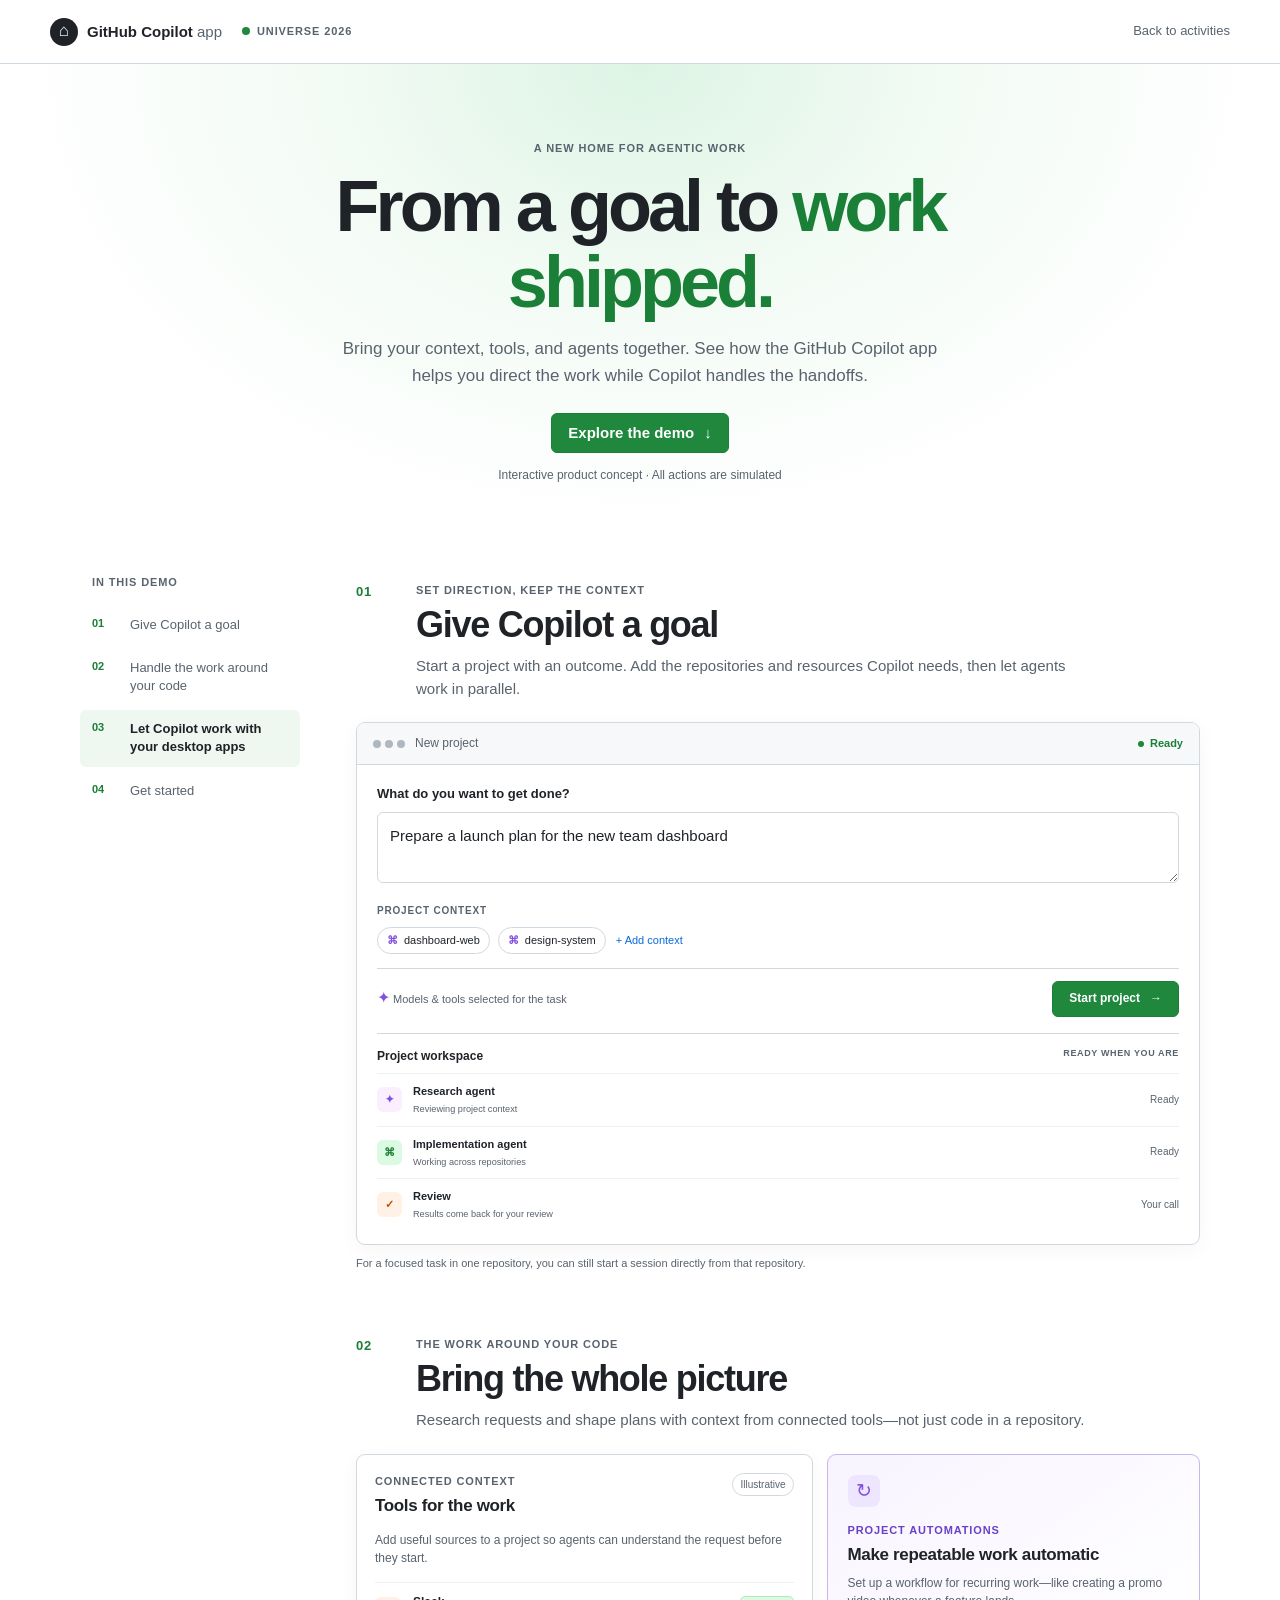
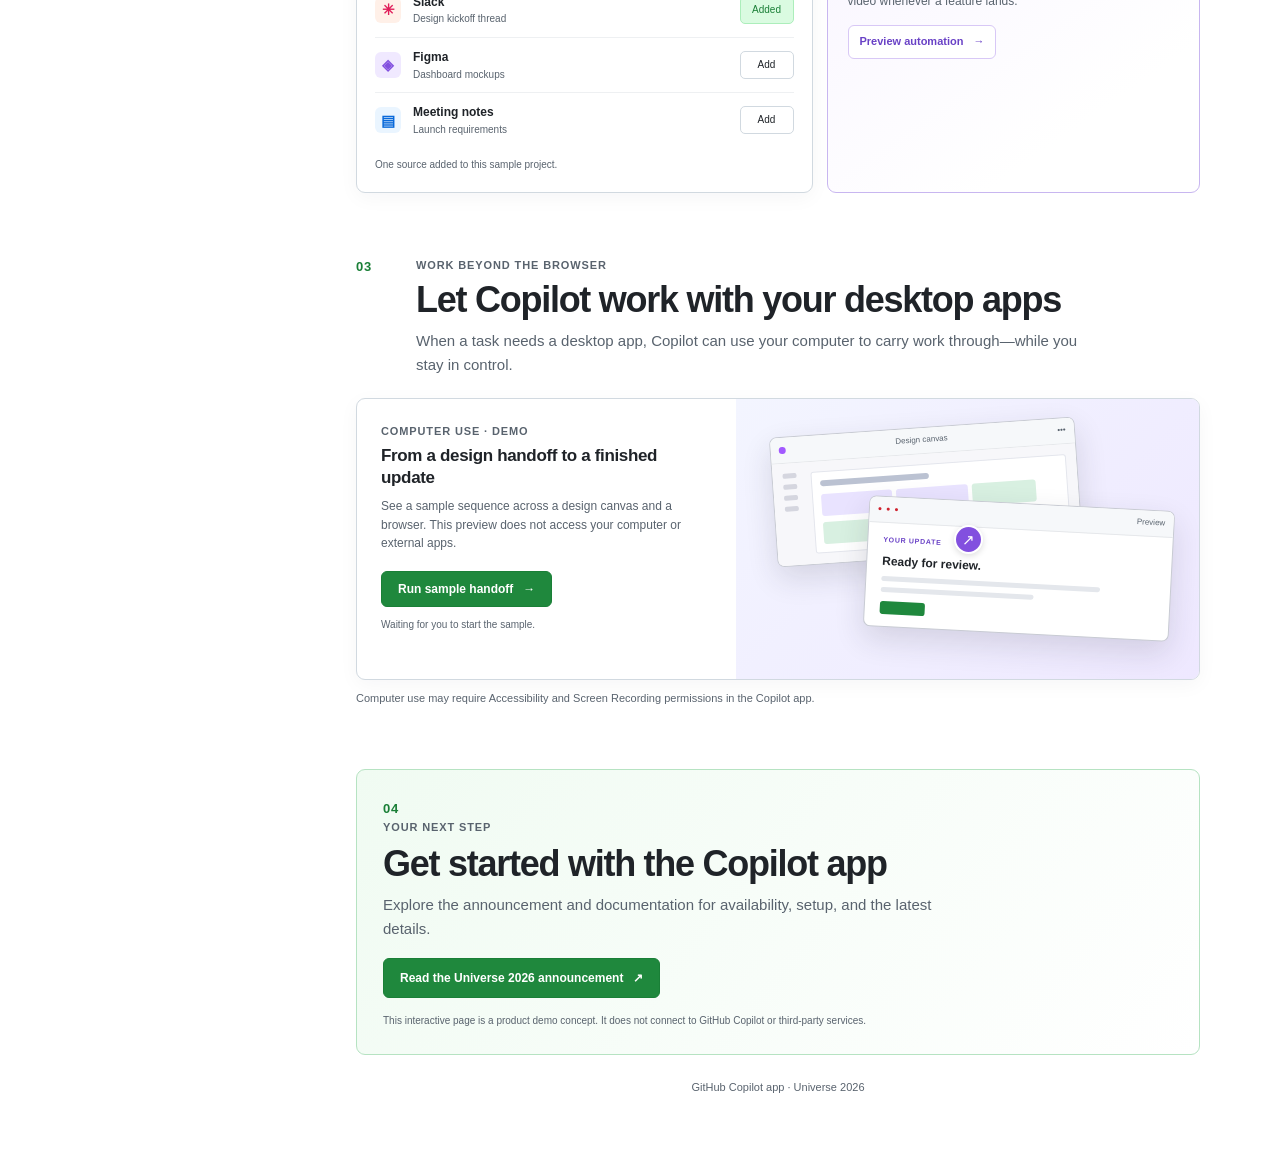
<file: src/static/copilot-demo.html>
<!DOCTYPE html>
<html lang="en">
  <head>
    <meta charset="UTF-8" />
    <meta name="viewport" content="width=device-width, initial-scale=1.0" />
    <meta
      name="description"
      content="Explore the GitHub Copilot app features announced at Universe 2026."
    />
    <title>GitHub Copilot app — Universe 2026</title>
    <link rel="stylesheet" href="copilot-demo.css" />
  </head>
  <body>
    <header class="topbar">
      <a class="brand" href="index.html" aria-label="Mergington High School home">
        <span class="brand-mark" aria-hidden="true">⌂</span>
        <span>GitHub Copilot <span class="brand-muted">app</span></span>
      </a>
      <span class="event-label"><span class="live-dot"></span> UNIVERSE 2026</span>
      <a class="back-link" href="index.html">Back to activities</a>
    </header>

    <main>
      <section class="hero" aria-labelledby="hero-title">
        <p class="eyebrow">A new home for agentic work</p>
        <h1 id="hero-title">From a goal to <span>work shipped.</span></h1>
        <p class="hero-copy">
          Bring your context, tools, and agents together. See how the GitHub Copilot app
          helps you direct the work while Copilot handles the handoffs.
        </p>
        <a class="primary-link" href="#goal">Explore the demo <span aria-hidden="true">↓</span></a>
        <p class="demo-note">Interactive product concept · All actions are simulated</p>
      </section>

      <div class="demo-layout">
        <nav class="step-nav" aria-label="Demo sections">
          <p class="nav-label">IN THIS DEMO</p>
          <a href="#goal" class="step-link is-active" aria-current="step">
            <span class="step-number">01</span><span>Give Copilot a goal</span>
          </a>
          <a href="#context" class="step-link">
            <span class="step-number">02</span><span>Handle the work around your code</span>
          </a>
          <a href="#desktop" class="step-link">
            <span class="step-number">03</span><span>Let Copilot work with your desktop apps</span>
          </a>
          <a href="#get-started" class="step-link">
            <span class="step-number">04</span><span>Get started</span>
          </a>
        </nav>

        <div class="demo-content">
          <section id="goal" class="demo-section" aria-labelledby="goal-title">
            <div class="section-heading">
              <span class="section-number">01</span>
              <div>
                <p class="eyebrow">Set direction, keep the context</p>
                <h2 id="goal-title">Give Copilot a goal</h2>
                <p>Start a project with an outcome. Add the repositories and resources Copilot needs, then let agents work in parallel.</p>
              </div>
            </div>

            <div class="project-window">
              <div class="window-bar">
                <span class="window-dots" aria-hidden="true"><i></i><i></i><i></i></span>
                <span>New project</span>
                <span class="window-status"><span class="live-dot"></span> Ready</span>
              </div>
              <form id="goal-form" class="goal-form">
                <label for="project-goal">What do you want to get done?</label>
                <textarea id="project-goal" rows="2" maxlength="240">Prepare a launch plan for the new team dashboard</textarea>
                <div class="project-context">
                  <span class="context-label">PROJECT CONTEXT</span>
                  <span class="context-chip"><span aria-hidden="true">⌘</span> dashboard-web</span>
                  <span class="context-chip"><span aria-hidden="true">⌘</span> design-system</span>
                  <button type="button" class="text-button" id="add-context">+ Add context</button>
                </div>
                <div class="form-footer">
                  <span class="model-choice"><span class="sparkle" aria-hidden="true">✦</span> Models &amp; tools selected for the task</span>
                  <button class="primary-button" type="submit">Start project <span aria-hidden="true">→</span></button>
                </div>
              </form>

              <div id="project-result" class="project-result" aria-live="polite">
                <div class="result-topline">
                  <strong>Project workspace</strong>
                  <span class="result-badge">READY WHEN YOU ARE</span>
                </div>
                <div class="agent-row">
                  <span class="agent-icon agent-purple" aria-hidden="true">✦</span>
                  <span><strong>Research agent</strong><small>Reviewing project context</small></span>
                  <span class="agent-state">Ready</span>
                </div>
                <div class="agent-row">
                  <span class="agent-icon agent-green" aria-hidden="true">⌘</span>
                  <span><strong>Implementation agent</strong><small>Working across repositories</small></span>
                  <span class="agent-state">Ready</span>
                </div>
                <div class="agent-row">
                  <span class="agent-icon agent-orange" aria-hidden="true">✓</span>
                  <span><strong>Review</strong><small>Results come back for your review</small></span>
                  <span class="agent-state">Your call</span>
                </div>
              </div>
            </div>
            <p class="section-footnote">For a focused task in one repository, you can still start a session directly from that repository.</p>
          </section>

          <section id="context" class="demo-section" aria-labelledby="context-title">
            <div class="section-heading">
              <span class="section-number">02</span>
              <div>
                <p class="eyebrow">The work around your code</p>
                <h2 id="context-title">Bring the whole picture</h2>
                <p>Research requests and shape plans with context from connected tools—not just code in a repository.</p>
              </div>
            </div>

            <div class="context-grid">
              <article class="surface-card">
                <div class="card-heading">
                  <div><p class="card-kicker">CONNECTED CONTEXT</p><h3>Tools for the work</h3></div>
                  <span class="subtle-status">Illustrative</span>
                </div>
                <p class="card-copy">Add useful sources to a project so agents can understand the request before they start.</p>
                <div class="tool-row">
                  <span class="tool-logo slack" aria-hidden="true">✳</span>
                  <span class="tool-name"><strong>Slack</strong><small>Design kickoff thread</small></span>
                  <button type="button" class="connect-button is-connected" aria-pressed="true">Added</button>
                </div>
                <div class="tool-row">
                  <span class="tool-logo figma" aria-hidden="true">◈</span>
                  <span class="tool-name"><strong>Figma</strong><small>Dashboard mockups</small></span>
                  <button type="button" class="connect-button" aria-pressed="false">Add</button>
                </div>
                <div class="tool-row">
                  <span class="tool-logo notes" aria-hidden="true">▤</span>
                  <span class="tool-name"><strong>Meeting notes</strong><small>Launch requirements</small></span>
                  <button type="button" class="connect-button" aria-pressed="false">Add</button>
                </div>
                <p id="context-feedback" class="inline-feedback" aria-live="polite">One source added to this sample project.</p>
              </article>

              <article class="automation-card">
                <span class="automation-icon" aria-hidden="true">↻</span>
                <p class="card-kicker">PROJECT AUTOMATIONS</p>
                <h3>Make repeatable work automatic</h3>
                <p>Set up a workflow for recurring work—like creating a promo video whenever a feature lands.</p>
                <button type="button" class="secondary-button" id="automation-button">Preview automation <span aria-hidden="true">→</span></button>
                <p id="automation-feedback" class="automation-feedback" aria-live="polite"></p>
              </article>
            </div>
          </section>

          <section id="desktop" class="demo-section" aria-labelledby="desktop-title">
            <div class="section-heading">
              <span class="section-number">03</span>
              <div>
                <p class="eyebrow">Work beyond the browser</p>
                <h2 id="desktop-title">Let Copilot work with your desktop apps</h2>
                <p>When a task needs a desktop app, Copilot can use your computer to carry work through—while you stay in control.</p>
              </div>
            </div>

            <div class="desktop-window">
              <div class="desktop-copy">
                <p class="card-kicker">COMPUTER USE · DEMO</p>
                <h3>From a design handoff to a finished update</h3>
                <p>See a sample sequence across a design canvas and a browser. This preview does not access your computer or external apps.</p>
                <button type="button" class="primary-button" id="desktop-button">Run sample handoff <span aria-hidden="true">→</span></button>
                <p id="desktop-feedback" class="desktop-feedback" aria-live="polite">Waiting for you to start the sample.</p>
              </div>
              <div class="desktop-preview" aria-label="Illustration of a design app and browser">
                <div class="app-window design-window">
                  <div class="mini-window-bar"><span class="figma-dot"></span> Design canvas <span>•••</span></div>
                  <div class="design-canvas">
                    <div class="design-sidebar"><i></i><i></i><i></i><i></i></div>
                    <div class="mock-screen"><span></span><i></i><i></i><b></b><b></b></div>
                  </div>
                </div>
                <div class="app-window browser-window">
                  <div class="mini-window-bar"><span class="browser-dots">● ● ●</span> Preview</div>
                  <div class="browser-canvas"><span class="preview-label">YOUR UPDATE</span><b>Ready for review.</b><i></i><i></i><span class="preview-button"></span></div>
                </div>
                <span class="handoff-arrow" aria-hidden="true">↗</span>
              </div>
            </div>
            <p class="section-footnote">Computer use may require Accessibility and Screen Recording permissions in the Copilot app.</p>
          </section>

          <section id="get-started" class="get-started-section" aria-labelledby="started-title">
            <span class="section-number">04</span>
            <p class="eyebrow">Your next step</p>
            <h2 id="started-title">Get started with the Copilot app</h2>
            <p>Explore the announcement and documentation for availability, setup, and the latest details.</p>
            <a class="primary-button announcement-link" href="https://github.blog/changelog/2026-10-28-github-copilot-app-universe-releases/" target="_blank" rel="noopener noreferrer">
              Read the Universe 2026 announcement <span aria-hidden="true">↗</span>
            </a>
            <p class="disclaimer">This interactive page is a product demo concept. It does not connect to GitHub Copilot or third-party services.</p>
          </section>
          <footer class="demo-footer">GitHub Copilot app · Universe 2026</footer>
        </div>
      </div>
    </main>
    <script src="copilot-demo.js"></script>
  </body>
</html>
</file>
<file: src/static/copilot-demo.css>
:root {
  color-scheme: light;
  --ink: #1f2328;
  --muted: #59636e;
  --border: #d1d9e0;
  --canvas: #f6f8fa;
  --green: #1f883d;
  --green-dark: #1a7f37;
  --purple: #8250df;
  --blue: #0969da;
}

* { box-sizing: border-box; }

html { scroll-behavior: smooth; scroll-padding-top: 24px; }

body {
  margin: 0;
  background: #fff;
  color: var(--ink);
  font: 15px/1.55 -apple-system, BlinkMacSystemFont, "Segoe UI", sans-serif;
}

a { color: inherit; }
button, textarea { font: inherit; }
button { cursor: pointer; }

.topbar {
  min-height: 64px;
  display: flex;
  align-items: center;
  gap: 20px;
  padding: 0 max(28px, calc((100% - 1180px) / 2));
  border-bottom: 1px solid var(--border);
  background: #fff;
}

.brand {
  display: inline-flex;
  align-items: center;
  gap: 9px;
  color: var(--ink);
  font-size: 15px;
  font-weight: 650;
  text-decoration: none;
}

.brand-mark {
  display: grid;
  width: 28px;
  height: 28px;
  place-items: center;
  border-radius: 50%;
  background: #1f2328;
  color: white;
  font-size: 17px;
}

.brand-muted { color: var(--muted); font-weight: 400; }
.event-label { display: flex; align-items: center; gap: 7px; color: var(--muted); font-size: 11px; font-weight: 700; letter-spacing: .08em; }
.live-dot { display: inline-block; width: 8px; height: 8px; border-radius: 50%; background: #1f883d; }
.back-link { margin-left: auto; color: var(--muted); font-size: 13px; text-decoration: none; }
.back-link:hover { color: var(--blue); text-decoration: underline; }

.hero {
  padding: 76px 24px 54px;
  text-align: center;
  background:
    radial-gradient(ellipse at 50% 0, #ddf4e4 0, #f3fbf5 35%, transparent 70%),
    #fff;
}

.eyebrow, .card-kicker, .nav-label, .context-label {
  margin: 0;
  color: var(--muted);
  font-size: 11px;
  font-weight: 700;
  letter-spacing: .08em;
  text-transform: uppercase;
}

.hero h1 {
  max-width: 760px;
  margin: 12px auto 16px;
  font-size: clamp(2.5rem, 6vw, 4.5rem);
  line-height: 1.05;
  letter-spacing: -.055em;
}

.hero h1 span { color: var(--green-dark); }
.hero-copy { max-width: 610px; margin: 0 auto 24px; color: var(--muted); font-size: 17px; }

.primary-link, .primary-button, .secondary-button {
  display: inline-flex;
  align-items: center;
  justify-content: center;
  gap: 10px;
  min-height: 40px;
  padding: 0 16px;
  border: 1px solid #1a7f37;
  border-radius: 6px;
  background: var(--green);
  color: #fff;
  font-weight: 650;
  text-decoration: none;
  transition: background .15s, transform .15s;
}

.primary-link:hover, .primary-button:hover { background: var(--green-dark); transform: translateY(-1px); }
.demo-note { margin: 13px 0 0; color: var(--muted); font-size: 12px; }

.demo-layout {
  display: grid;
  grid-template-columns: 220px minmax(0, 1fr);
  gap: 56px;
  width: min(1120px, calc(100% - 48px));
  margin: 0 auto;
  padding: 35px 0 60px;
}

.step-nav { position: sticky; top: 24px; align-self: start; display: grid; gap: 5px; }
.nav-label { margin: 0 0 10px 12px; }
.step-link { display: grid; grid-template-columns: 30px 1fr; gap: 8px; padding: 10px 12px; border-radius: 6px; color: var(--muted); font-size: 13px; line-height: 1.4; text-decoration: none; }
.step-link:hover { background: var(--canvas); color: var(--ink); }
.step-link.is-active { background: #eef8f0; color: var(--ink); font-weight: 600; }
.step-number { color: var(--green-dark); font-size: 11px; font-weight: 700; }
.demo-content { min-width: 0; }
.demo-section { padding: 8px 0 56px; scroll-margin-top: 24px; }

.section-heading {
  display: grid;
  grid-template-columns: 48px minmax(0, 1fr);
  gap: 12px;
  margin-bottom: 22px;
}

.section-number { color: var(--green-dark); font-size: 13px; font-weight: 750; letter-spacing: .06em; }
.section-heading h2, .get-started-section h2 { margin: 4px 0 8px; font-size: clamp(1.7rem, 3vw, 2.25rem); letter-spacing: -.035em; line-height: 1.2; }
.section-heading div > p:last-child { max-width: 670px; margin: 0; color: var(--muted); }

.project-window, .surface-card, .desktop-window {
  overflow: hidden;
  border: 1px solid var(--border);
  border-radius: 9px;
  background: #fff;
  box-shadow: 0 5px 20px #1f23280a;
}

.window-bar {
  display: flex;
  align-items: center;
  gap: 10px;
  height: 42px;
  padding: 0 16px;
  border-bottom: 1px solid var(--border);
  background: var(--canvas);
  color: var(--muted);
  font-size: 12px;
}

.window-dots { display: flex; gap: 4px; }
.window-dots i { width: 8px; height: 8px; border-radius: 50%; background: #afb8c1; }
.window-status { display: flex; align-items: center; gap: 6px; margin-left: auto; color: var(--green-dark); font-size: 11px; font-weight: 650; }
.window-status .live-dot { width: 6px; height: 6px; }
.goal-form { padding: 19px 20px 16px; }
.goal-form label { display: block; margin-bottom: 8px; font-size: 13px; font-weight: 650; }
.goal-form textarea { width: 100%; min-height: 66px; padding: 11px 12px; resize: vertical; border: 1px solid var(--border); border-radius: 6px; color: var(--ink); }
.goal-form textarea:focus { outline: 2px solid #54aeff; outline-offset: 1px; }
.project-context { display: flex; flex-wrap: wrap; align-items: center; gap: 8px; padding: 14px 0; }
.context-label { width: 100%; font-size: 10px; }
.context-chip { display: inline-flex; gap: 6px; align-items: center; padding: 4px 9px; border: 1px solid var(--border); border-radius: 16px; background: #fff; font-size: 11px; }
.context-chip span { color: var(--purple); font-weight: 700; }
.text-button { padding: 4px 2px; border: 0; background: transparent; color: var(--blue); font-size: 11px; }
.text-button:hover { text-decoration: underline; }
.form-footer { display: flex; align-items: center; justify-content: space-between; gap: 12px; padding-top: 12px; border-top: 1px solid var(--border); }
.model-choice { color: var(--muted); font-size: 11px; }
.sparkle { color: var(--purple); font-size: 16px; }
.primary-button { min-height: 36px; font-size: 12px; }

.project-result { padding: 0 20px 14px; }
.result-topline { display: flex; justify-content: space-between; gap: 10px; padding: 13px 0 8px; border-top: 1px solid var(--border); font-size: 12px; }
.result-badge { color: var(--muted); font-size: 9px; font-weight: 700; letter-spacing: .07em; }
.agent-row { display: grid; grid-template-columns: 27px minmax(0, 1fr) auto; align-items: center; gap: 9px; padding: 9px 0; border-top: 1px solid #eef0f2; font-size: 11px; }
.agent-row strong, .agent-row small { display: block; }
.agent-row small { margin-top: 2px; color: var(--muted); }
.agent-icon { display: grid; width: 25px; height: 25px; place-items: center; border-radius: 6px; font-weight: 700; }
.agent-purple { background: #fbefff; color: #8250df; }
.agent-green { background: #dafbe1; color: #1a7f37; }
.agent-orange { background: #fff1e5; color: #bc4c00; }
.agent-state { color: var(--muted); font-size: 10px; }
.project-window.is-running .window-status { color: var(--blue); }
.project-window.is-running .window-status .live-dot { background: var(--blue); animation: pulse 1s infinite; }
.project-window.is-running .agent-row:nth-of-type(2) .agent-state { color: var(--green-dark); font-weight: 700; }
.section-footnote { margin: 10px 0 0; color: var(--muted); font-size: 11px; }

.context-grid { display: grid; grid-template-columns: minmax(0, 1.1fr) minmax(240px, .9fr); gap: 14px; }
.surface-card { padding: 18px; }
.card-heading { display: flex; align-items: flex-start; justify-content: space-between; gap: 10px; }
.card-heading h3, .automation-card h3, .desktop-copy h3 { margin: 5px 0 8px; font-size: 17px; letter-spacing: -.02em; line-height: 1.3; }
.subtle-status { padding: 3px 7px; border: 1px solid var(--border); border-radius: 12px; color: var(--muted); font-size: 10px; white-space: nowrap; }
.card-copy, .automation-card > p:not(.card-kicker):not(.automation-feedback) { margin: 6px 0 14px; color: var(--muted); font-size: 12px; }
.tool-row { display: grid; grid-template-columns: 30px minmax(0, 1fr) auto; align-items: center; gap: 8px; padding: 10px 0; border-top: 1px solid #eef0f2; }
.tool-logo { display: grid; width: 26px; height: 26px; place-items: center; border-radius: 6px; font-weight: 800; }
.slack { background: #fff0e8; color: #e01e5a; }
.figma { background: #f0e9ff; color: #8250df; }
.notes { background: #eaf5ff; color: #0969da; }
.tool-name strong, .tool-name small { display: block; }
.tool-name strong { font-size: 12px; }
.tool-name small { color: var(--muted); font-size: 10px; }
.connect-button { min-width: 54px; padding: 5px 8px; border: 1px solid var(--border); border-radius: 5px; background: #fff; color: var(--ink); font-size: 10px; }
.connect-button:hover { border-color: var(--green); color: var(--green-dark); }
.connect-button.is-connected { border-color: #aceebb; background: #dafbe1; color: #1a7f37; }
.inline-feedback, .automation-feedback { min-height: 17px; margin: 10px 0 0; color: var(--muted); font-size: 10px; }
.automation-card { padding: 20px; border: 1px solid #c8b6f0; border-radius: 9px; background: linear-gradient(145deg, #f8f4ff, #fff 75%); }
.automation-icon { display: grid; width: 32px; height: 32px; place-items: center; margin-bottom: 15px; border-radius: 8px; background: #eee5ff; color: var(--purple); font-size: 19px; }
.automation-card .card-kicker { color: #6941c6; }
.secondary-button { min-height: 34px; padding: 0 11px; border-color: #d8c8f6; background: #fff; color: #6941c6; font-size: 11px; }
.secondary-button:hover { background: #f2ebff; }

.desktop-window { display: grid; grid-template-columns: .9fr 1.1fr; min-height: 280px; }
.desktop-copy { padding: 24px; }
.desktop-copy > p:not(.card-kicker):not(.desktop-feedback) { max-width: 330px; margin: 8px 0 18px; color: var(--muted); font-size: 12px; }
.desktop-feedback { min-height: 18px; margin: 10px 0 0; color: var(--muted); font-size: 10px; }
.desktop-preview { position: relative; min-height: 280px; overflow: hidden; background: linear-gradient(135deg, #f3f5ff, #eee8ff); }
.app-window { position: absolute; overflow: hidden; width: 66%; border: 1px solid #c8cbd3; border-radius: 7px; background: #fff; box-shadow: 0 12px 30px #292e3b24; }
.design-window { top: 28px; left: 8%; z-index: 1; transform: rotate(-4deg); }
.browser-window { top: 104px; right: 6%; z-index: 2; transform: rotate(3deg); }
.mini-window-bar { display: flex; justify-content: space-between; align-items: center; height: 26px; padding: 0 8px; border-bottom: 1px solid #e6e8eb; background: #f6f8fa; color: var(--muted); font-size: 8px; }
.figma-dot { width: 7px; height: 7px; border-radius: 50%; background: #a259ff; }
.design-canvas { display: flex; height: 102px; padding: 10px; gap: 10px; background: #f7f7fa; }
.design-sidebar { display: grid; align-content: start; gap: 6px; width: 18px; }
.design-sidebar i { width: 14px; height: 5px; border-radius: 2px; background: #d5d6df; }
.mock-screen { flex: 1; padding: 8px; border: 1px solid #e4e6ed; border-radius: 3px; background: white; }
.mock-screen span { display: block; width: 46%; height: 6px; margin-bottom: 8px; border-radius: 3px; background: #bbc2d2; }
.mock-screen i { display: inline-block; width: 30%; height: 22px; margin-right: 4px; border-radius: 3px; background: #e9e3ff; }
.mock-screen b { display: inline-block; width: 27%; height: 22px; border-radius: 3px; background: #d8f0e1; }
.browser-canvas { display: grid; gap: 6px; padding: 12px 15px; }
.preview-label { color: #6941c6; font-size: 7px; font-weight: 700; letter-spacing: .1em; }
.browser-canvas b { font-size: 12px; }
.browser-canvas i { width: 80%; height: 5px; border-radius: 4px; background: #e4e7ec; }
.browser-canvas i:last-of-type { width: 56%; }
.preview-button { width: 45px; height: 13px; margin-top: 3px; border-radius: 3px; background: #1f883d; }
.browser-dots { color: #cf222e; font-size: 7px; letter-spacing: 1px; }
.handoff-arrow { position: absolute; z-index: 3; top: 45%; left: 47%; display: grid; width: 29px; height: 29px; place-items: center; border: 2px solid #fff; border-radius: 50%; background: var(--purple); color: white; box-shadow: 0 2px 6px #0002; }

.get-started-section { margin: 6px 0 0; padding: 26px; border: 1px solid #b6e3c2; border-radius: 9px; background: linear-gradient(130deg, #f0fbf2, #fff); scroll-margin-top: 24px; }
.get-started-section h2 { margin: 6px 0 8px; }
.get-started-section > p:not(.eyebrow):not(.disclaimer) { max-width: 580px; margin: 0 0 18px; color: var(--muted); }
.announcement-link { min-height: 40px; }
.disclaimer { margin: 15px 0 0; color: var(--muted); font-size: 10px; }
.demo-footer { padding: 24px 0 0; color: var(--muted); font-size: 11px; text-align: center; }
.visually-hidden { position: absolute; width: 1px; height: 1px; overflow: hidden; clip: rect(0, 0, 0, 0); white-space: nowrap; }

button:focus-visible, a:focus-visible, textarea:focus-visible { outline: 3px solid #54aeff; outline-offset: 3px; }
@keyframes pulse { 50% { opacity: .35; } }

@media (max-width: 820px) {
  .demo-layout { grid-template-columns: 1fr; gap: 24px; }
  .step-nav { position: static; grid-template-columns: repeat(2, minmax(0, 1fr)); gap: 4px; }
  .step-nav .nav-label { grid-column: 1 / -1; margin-left: 0; }
  .step-link { grid-template-columns: 24px 1fr; padding: 9px 8px; font-size: 11px; }
}

@media (max-width: 600px) {
  .topbar { min-height: 56px; gap: 12px; padding: 0 15px; }
  .event-label { font-size: 9px; }
  .back-link { font-size: 11px; }
  .hero { padding: 56px 20px 40px; }
  .hero-copy { font-size: 15px; }
  .demo-layout { width: calc(100% - 30px); padding-top: 22px; }
  .step-nav { grid-template-columns: 1fr 1fr; }
  .section-heading { grid-template-columns: 30px minmax(0, 1fr); gap: 8px; }
  .form-footer { align-items: flex-start; flex-direction: column; }
  .context-grid, .desktop-window { grid-template-columns: 1fr; }
  .desktop-preview { min-height: 235px; order: -1; }
  .desktop-copy { padding: 19px; }
  .get-started-section { padding: 20px; }
  .announcement-link { width: 100%; text-align: center; }
}

@media (prefers-reduced-motion: reduce) {
  *, *::before, *::after { scroll-behavior: auto !important; animation-duration: .01ms !important; animation-iteration-count: 1 !important; transition-duration: .01ms !important; }
}
</file>
